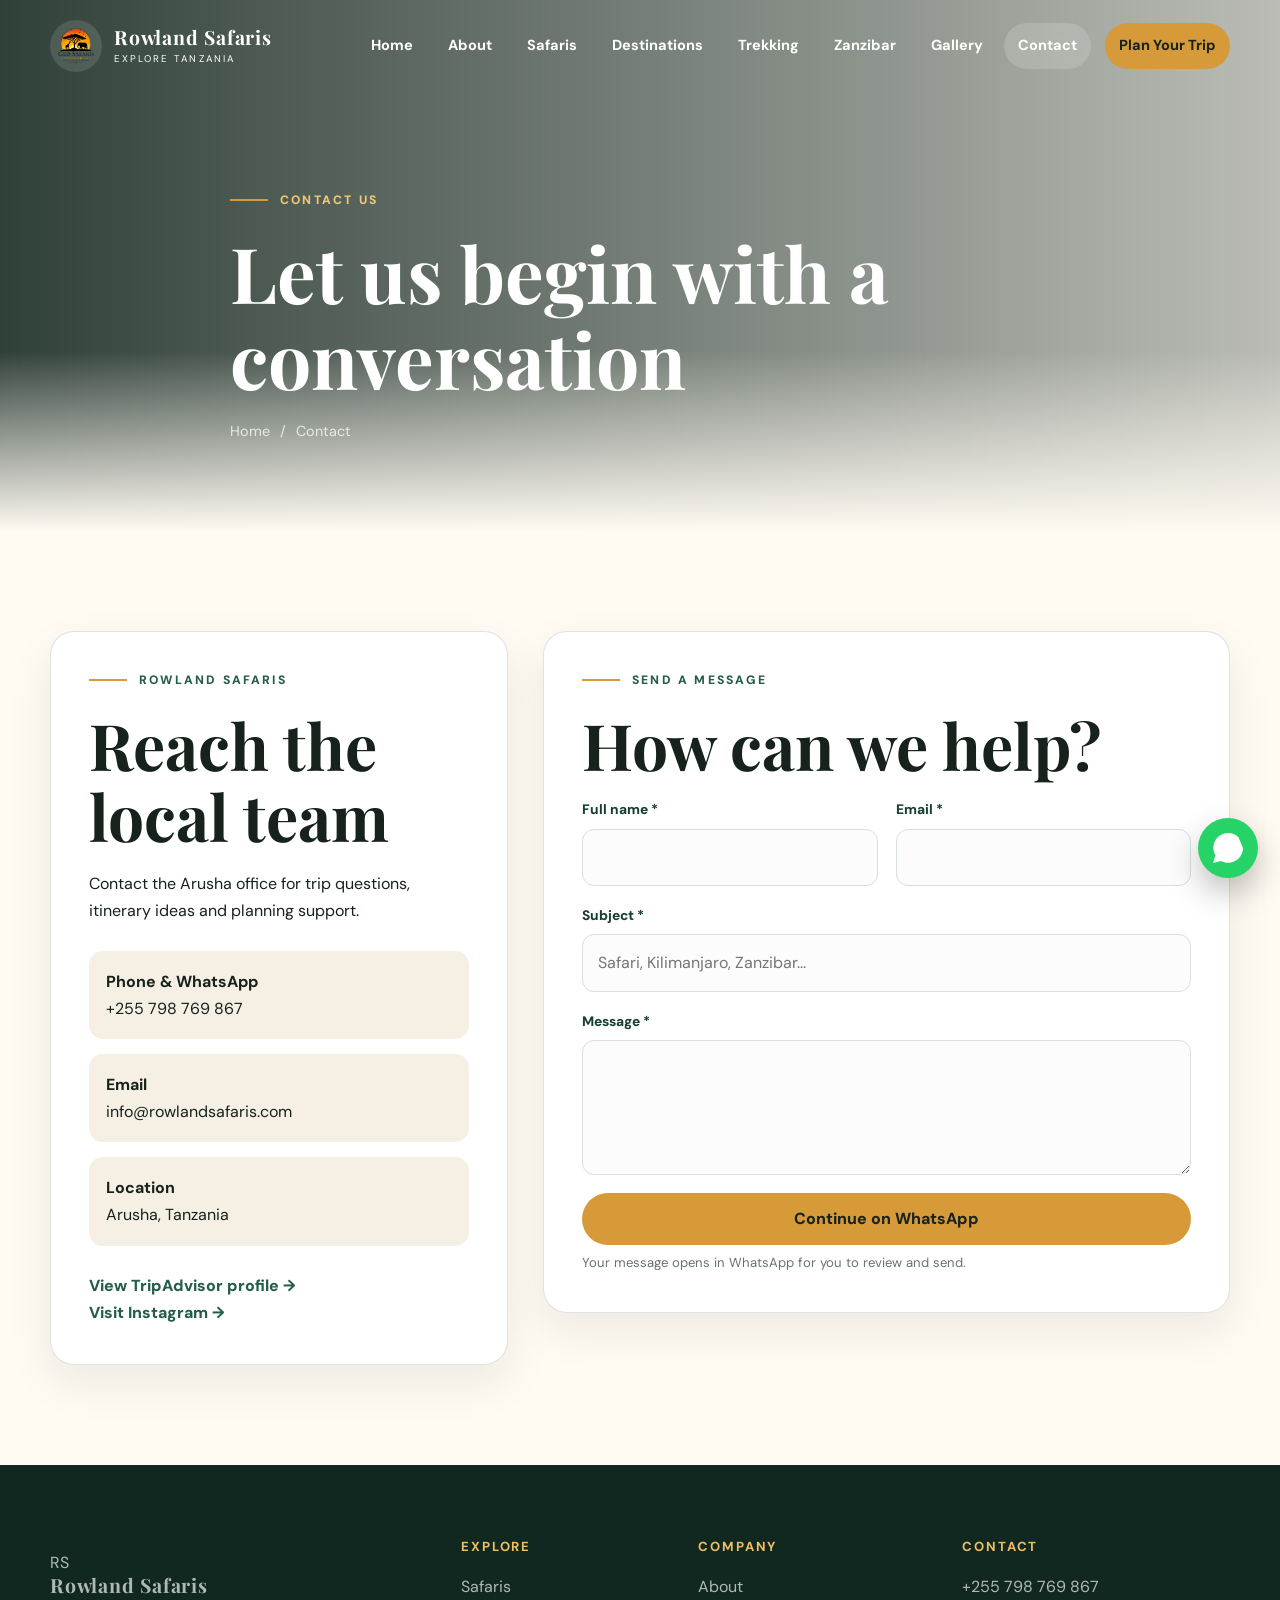
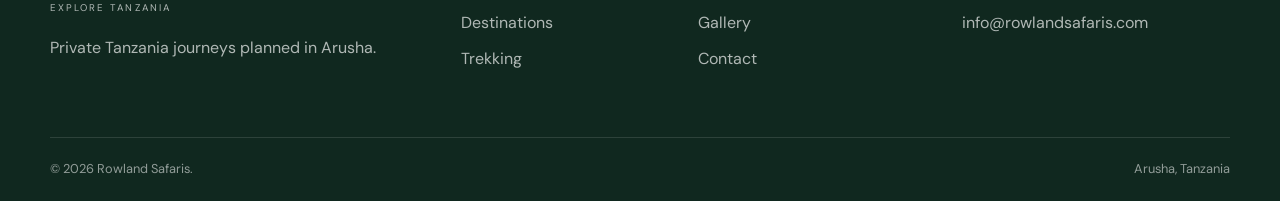
<file: contact.html>
<!doctype html><html lang="en"><head><meta charset="utf-8"><meta name="viewport" content="width=device-width,initial-scale=1"><meta name="description" content="Contact Rowland Safaris in Arusha for Tanzania safari, trekking and Zanzibar planning."><title>Contact Rowland Safaris | Arusha, Tanzania</title><link rel="preconnect" href="https://fonts.googleapis.com"><link rel="preconnect" href="https://fonts.gstatic.com" crossorigin><link href="https://fonts.googleapis.com/css2?family=DM+Sans:wght@400;500;600;700;800&family=Playfair+Display:ital,wght@0,600;0,700;1,600&display=swap" rel="stylesheet"><link rel="stylesheet" href="style/style.css"></head><body><header class="site-header"><nav class="navbar container"><a class="brand" href="index.html"><img src="assets/logo.png" alt="Rowland Safaris logo" class="brand-logo"><span class="brand-copy"><strong>Rowland Safaris</strong><small>Explore Tanzania</small></span></a><button class="menu-toggle" aria-label="Toggle navigation" aria-expanded="false"><span></span><span></span><span></span></button><ul class="nav-menu"><li><a href="index.html">Home</a></li><li><a href="about.html">About</a></li><li><a href="safaris.html">Safaris</a></li><li><a href="destinations.html">Destinations</a></li><li><a href="trekking.html">Trekking</a></li><li><a href="zanzibar.html">Zanzibar</a></li><li><a href="gallery.html">Gallery</a></li><li><a class="active" href="contact.html">Contact</a></li><li><a class="nav-cta" href="plan-trip.html">Plan Your Trip</a></li></ul></nav></header><main id="main"><section class="page-hero" style="--hero:url('https://images.unsplash.com/photo-1523805009345-7448845a9e53?auto=format&fit=crop&w=1900&q=85')"><div class="container page-hero-content"><p class="eyebrow">Contact us</p><h1>Let us begin with a conversation</h1><div class="breadcrumb"><a href="index.html">Home</a><span>/</span><span>Contact</span></div></div></section><section class="section"><div class="container form-wrap"><aside class="contact-panel"><p class="eyebrow">Rowland Safaris</p><h2>Reach the local team</h2><p>Contact the Arusha office for trip questions, itinerary ideas and planning support.</p><div class="contact-list"><a href="tel:+255798769867"><strong>Phone & WhatsApp</strong><br>+255 798 769 867</a><a href="mailto:info@rowlandsafaris.com"><strong>Email</strong><br>info@rowlandsafaris.com</a><p><strong>Location</strong><br>Arusha, Tanzania</p></div><a class="text-link" target="_blank" rel="noopener" href="https://www.tripadvisor.com/Attraction_Review-g297913-d34256288-Reviews-ROWLAND_SAFARIS-Arusha_Arusha_Region.html">View TripAdvisor profile →</a><br><a class="text-link" target="_blank" rel="noopener" href="https://www.instagram.com/rowlandsafaris?igsh=bWh1eTRzczRwZWd3">Visit Instagram →</a></aside><div class="form-panel"><p class="eyebrow">Send a message</p><h2>How can we help?</h2><form id="contact-form"><div class="form-grid"><div class="field"><label for="name">Full name *</label><input id="name" name="name" autocomplete="name" required></div><div class="field"><label for="email">Email *</label><input id="email" name="email" type="email" autocomplete="email" required></div><div class="field full"><label for="subject">Subject *</label><input id="subject" name="subject" required placeholder="Safari, Kilimanjaro, Zanzibar..."></div><div class="field full"><label for="message">Message *</label><textarea id="message" name="message" required></textarea></div><div class="field full"><button class="button button-gold" type="submit">Continue on WhatsApp</button><span class="form-note">Your message opens in WhatsApp for you to review and send.</span></div></div></form></div></div></section></main><footer class="site-footer"><div class="container footer-grid"><div class="footer-brand"><a class="brand" href="index.html"><span class="brand-mark">RS</span><span class="brand-copy"><strong>Rowland Safaris</strong><small>Explore Tanzania</small></span></a><p>Private Tanzania journeys planned in Arusha.</p></div><div><h3>Explore</h3><a href="safaris.html">Safaris</a><a href="destinations.html">Destinations</a><a href="trekking.html">Trekking</a></div><div><h3>Company</h3><a href="about.html">About</a><a href="gallery.html">Gallery</a><a href="contact.html">Contact</a></div><div><h3>Contact</h3><a href="tel:+255798769867">+255 798 769 867</a><a href="mailto:info@rowlandsafaris.com">info@rowlandsafaris.com</a></div></div><div class="container footer-bottom"><span>© <span data-year></span> Rowland Safaris.</span><span>Arusha, Tanzania</span></div></footer><a class="whatsapp" href="https://wa.me/255798769867" target="_blank" rel="noopener" aria-label="Chat on WhatsApp"><svg viewBox="0 0 24 24"><path d="M20.5 3.5A11.8 11.8 0 0 0 12.1 0C5.6 0 .3 5.3.3 11.8c0 2.1.5 4.1 1.6 5.9L0 24l6.5-1.7c1.7.9 3.6 1.4 5.6 1.4h.1c6.5 0 11.8-5.3 11.8-11.8Z"/></svg></a><script src="js/main.js"></script></body></html>
</file>
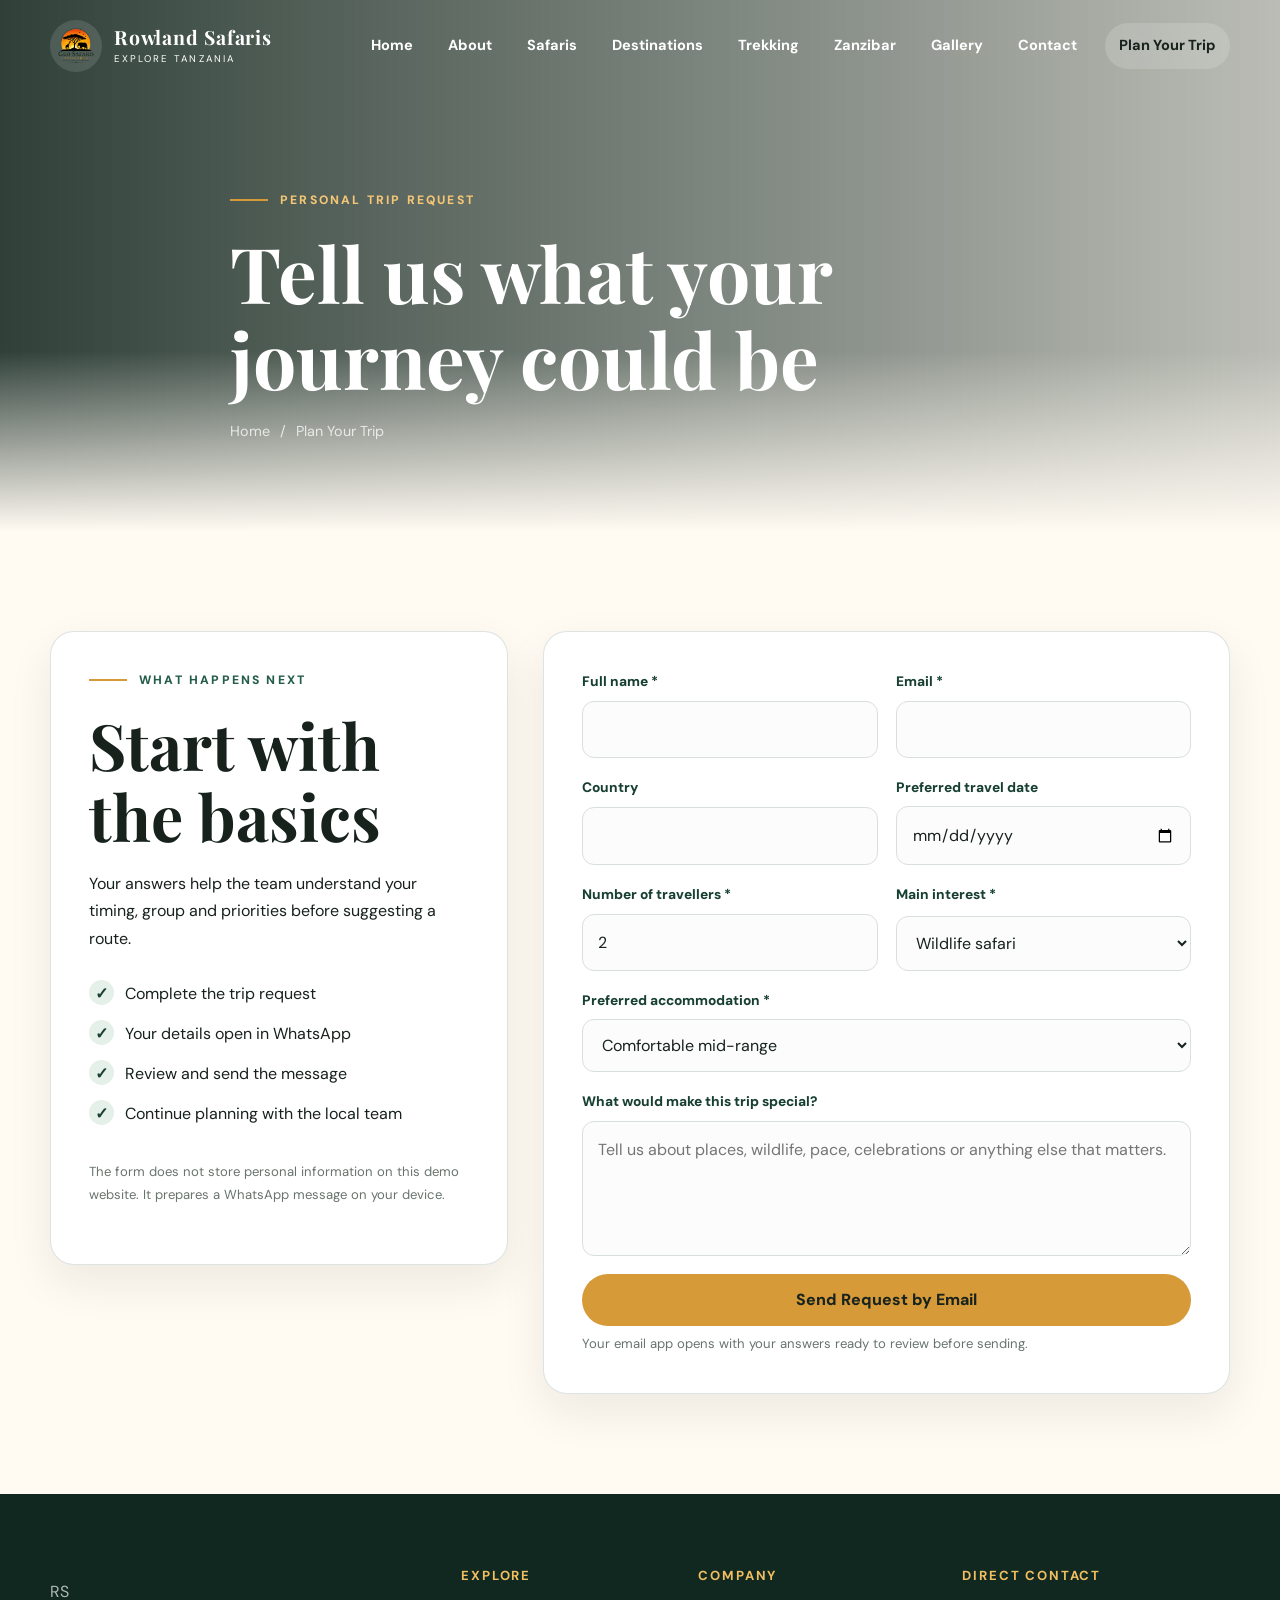
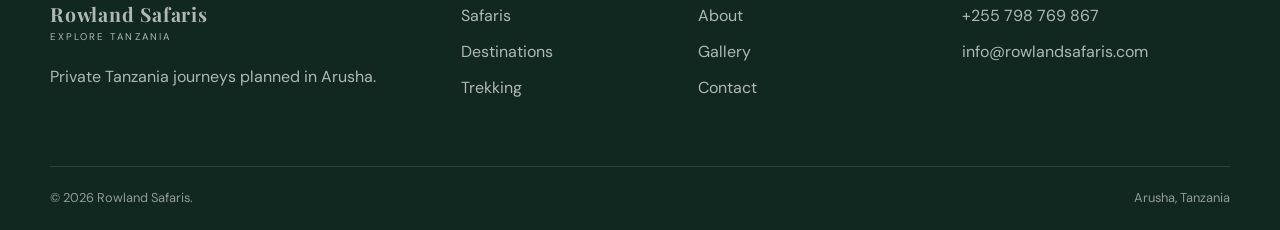
<file: plan-trip.html>
<!doctype html><html lang="en"><head><meta charset="utf-8"><meta name="viewport" content="width=device-width,initial-scale=1"><meta name="description" content="Share your dates and travel ideas with Rowland Safaris to begin a personal Tanzania itinerary."><title>Plan Your Tanzania Trip | Rowland Safaris</title><link rel="preconnect" href="https://fonts.googleapis.com"><link rel="preconnect" href="https://fonts.gstatic.com" crossorigin><link href="https://fonts.googleapis.com/css2?family=DM+Sans:wght@400;500;600;700;800&family=Playfair+Display:ital,wght@0,600;0,700;1,600&display=swap" rel="stylesheet"><link rel="stylesheet" href="style/style.css"></head><body><header class="site-header"><nav class="navbar container"><a class="brand" href="index.html"><img src="assets/logo.png" alt="Rowland Safaris logo" class="brand-logo"><span class="brand-copy"><strong>Rowland Safaris</strong><small>Explore Tanzania</small></span></a><button class="menu-toggle" aria-label="Toggle navigation" aria-expanded="false"><span></span><span></span><span></span></button><ul class="nav-menu"><li><a href="index.html">Home</a></li><li><a href="about.html">About</a></li><li><a href="safaris.html">Safaris</a></li><li><a href="destinations.html">Destinations</a></li><li><a href="trekking.html">Trekking</a></li><li><a href="zanzibar.html">Zanzibar</a></li><li><a href="gallery.html">Gallery</a></li><li><a href="contact.html">Contact</a></li><li><a class="nav-cta active" href="plan-trip.html">Plan Your Trip</a></li></ul></nav></header><main id="main"><section class="page-hero" style="--hero:url('https://images.unsplash.com/photo-1547471080-7cc2caa01a7e?auto=format&fit=crop&w=1900&q=85')"><div class="container page-hero-content"><p class="eyebrow">Personal trip request</p><h1>Tell us what your journey could be</h1><div class="breadcrumb"><a href="index.html">Home</a><span>/</span><span>Plan Your Trip</span></div></div></section><section class="section"><div class="container form-wrap"><aside class="contact-panel"><p class="eyebrow">What happens next</p><h2>Start with the basics</h2><p>Your answers help the team understand your timing, group and priorities before suggesting a route.</p><ol class="check-list"><li>Complete the trip request</li><li>Your details open in WhatsApp</li><li>Review and send the message</li><li>Continue planning with the local team</li></ol><p class="form-note">The form does not store personal information on this demo website. It prepares a WhatsApp message on your device.</p></aside><div class="form-panel"><form id="trip-form"><div class="form-grid"><div class="field"><label for="name">Full name *</label><input id="name" name="name" autocomplete="name" required></div><div class="field"><label for="email">Email *</label><input id="email" name="email" type="email" autocomplete="email" required></div><div class="field"><label for="country">Country</label><input id="country" name="country" autocomplete="country-name"></div><div class="field"><label for="date">Preferred travel date</label><input id="date" name="date" type="date"></div><div class="field"><label for="travellers">Number of travellers *</label><input id="travellers" name="travellers" type="number" min="1" value="2" required></div><div class="field"><label for="interest">Main interest *</label><select id="interest" name="interest" required><option value="Wildlife safari">Wildlife safari</option><option value="Kilimanjaro trekking">Kilimanjaro trekking</option><option value="Zanzibar island">Zanzibar island</option><option value="Safari and Zanzibar">Safari and Zanzibar</option><option value="Trek and safari">Trek and safari</option></select></div><div class="field full"><label for="style">Preferred accommodation *</label><select id="style" name="style" required><option value="Comfortable mid-range">Comfortable mid-range</option><option value="Luxury">Luxury</option><option value="Simple and practical">Simple and practical</option><option value="Not sure yet">Not sure yet</option></select></div><div class="field full"><label for="message">What would make this trip special?</label><textarea id="message" name="message" placeholder="Tell us about places, wildlife, pace, celebrations or anything else that matters."></textarea></div><div class="field full"><button class="button button-gold" type="submit">Send Request by Email</button><span class="form-note">Your email app opens with your answers ready to review before sending.</span></div></div></form></div></div></section></main><footer class="site-footer"><div class="container footer-grid"><div class="footer-brand"><a class="brand" href="index.html"><span class="brand-mark">RS</span><span class="brand-copy"><strong>Rowland Safaris</strong><small>Explore Tanzania</small></span></a><p>Private Tanzania journeys planned in Arusha.</p></div><div><h3>Explore</h3><a href="safaris.html">Safaris</a><a href="destinations.html">Destinations</a><a href="trekking.html">Trekking</a></div><div><h3>Company</h3><a href="about.html">About</a><a href="gallery.html">Gallery</a><a href="contact.html">Contact</a></div><div><h3>Direct contact</h3><a href="tel:+255798769867">+255 798 769 867</a><a href="mailto:info@rowlandsafaris.com">info@rowlandsafaris.com</a></div></div><div class="container footer-bottom"><span>© <span data-year></span> Rowland Safaris.</span><span>Arusha, Tanzania</span></div></footer><script src="js/main.js"></script></body></html>
</file>
<file: style/style.css>
:root{--ink:#17221d;--forest:#173f32;--forest-2:#245d49;--gold:#d69a38;--sand:#f5efe4;--cream:#fffaf2;--white:#fff;--muted:#68746d;--line:rgba(23,63,50,.14);--shadow:0 24px 60px rgba(17,39,30,.15);--radius:28px;--container:min(1180px,calc(100% - 40px))}
*{box-sizing:border-box}html{scroll-behavior:smooth}body{margin:0;font-family:"DM Sans",sans-serif;color:var(--ink);background:var(--cream);line-height:1.7}body.menu-open{overflow:hidden}img{display:block;max-width:100%}a{color:inherit;text-decoration:none}button,input,select,textarea{font:inherit}h1,h2,h3,h4{font-family:"Playfair Display",serif;line-height:1.12;margin:0 0 18px}h1{font-size:clamp(3rem,7vw,6.5rem)}h2{font-size:clamp(2.25rem,5vw,4rem)}h3{font-size:1.55rem}p{margin:0 0 20px}.container{width:var(--container);margin-inline:auto}.section{padding:100px 0}.section-sm{padding:62px 0}.eyebrow{display:flex;align-items:center;gap:12px;color:var(--forest-2);font-size:.76rem;font-weight:800;letter-spacing:.18em;text-transform:uppercase;margin-bottom:18px}.eyebrow:before{content:"";width:38px;height:2px;background:var(--gold)}.section-heading{max-width:760px;margin-bottom:44px}.section-heading p{color:var(--muted);font-size:1.08rem}.button{display:inline-flex;align-items:center;justify-content:center;gap:10px;min-height:52px;padding:0 24px;border-radius:999px;border:1px solid transparent;background:var(--forest);color:#fff;font-weight:800;cursor:pointer;transition:.25s}.button:hover{transform:translateY(-2px);background:var(--forest-2);box-shadow:0 12px 24px rgba(23,63,50,.18)}.button-gold{background:var(--gold);color:#18231e}.button-gold:hover{background:#e6aa48}.button-outline{background:transparent;border-color:rgba(255,255,255,.5)}.button-outline:hover{background:#fff;color:var(--forest)}.text-link{font-weight:800;color:var(--forest-2)}.text-link:hover{color:var(--gold)}.skip-link{position:fixed;left:20px;top:-80px;z-index:999;background:#fff;padding:12px 18px;border-radius:8px}.skip-link:focus{top:20px}
.site-header{position:absolute;inset:0 0 auto;z-index:20;color:#fff}.topbar{border-bottom:1px solid rgba(255,255,255,.17);font-size:.82rem}.topbar-inner{height:40px;display:flex;justify-content:space-between;align-items:center}.topbar-links{display:flex;gap:20px}.navbar{height:92px;display:flex;align-items:center;justify-content:space-between}.brand{display:flex;align-items:center;gap:12px;color:#fff}.brand-logo{width:52px;height:52px;object-fit:contain;display:block;border-radius:50%;background:rgba(255,255,255,.12);padding:6px}.brand-copy{line-height:1}.brand-copy strong{display:block;font-family:"Playfair Display",serif;font-size:1.22rem;letter-spacing:.04em}.brand-copy small{display:block;margin-top:7px;font-size:.61rem;letter-spacing:.21em;text-transform:uppercase}.nav-menu{display:flex;align-items:center;gap:7px;list-style:none;margin:0;padding:0}.nav-menu a{display:block;padding:11px 14px;border-radius:999px;font-size:.91rem;font-weight:700}.nav-menu a:hover,.nav-menu a.active{background:rgba(255,255,255,.16);backdrop-filter:blur(12px)}.nav-menu .nav-cta{background:var(--gold);color:var(--ink);margin-left:7px}.menu-toggle{display:none;width:46px;height:46px;border:1px solid rgba(255,255,255,.35);border-radius:50%;background:rgba(255,255,255,.1);color:#fff}.menu-toggle span{display:block;width:20px;height:2px;background:currentColor;margin:4px auto}
.hero{position:relative;min-height:760px;display:flex;align-items:flex-end;color:#fff;background:linear-gradient(90deg,rgba(8,29,22,.82),rgba(8,29,22,.32)),var(--hero) center/cover no-repeat;padding:200px 0 92px}.hero:after,.page-hero:after{content:"";position:absolute;inset:auto 0 0;height:180px;background:linear-gradient(transparent,var(--cream));pointer-events:none}.hero-content{position:relative;z-index:2;max-width:840px}.hero .eyebrow,.page-hero .eyebrow{color:#f4c675}.hero h1 span{color:#f3be62;font-style:italic}.hero-lead{font-size:clamp(1.05rem,2vw,1.35rem);max-width:700px;color:rgba(255,255,255,.88)}.hero-actions{display:flex;gap:12px;flex-wrap:wrap;margin-top:32px}.hero-badges{display:flex;gap:12px;flex-wrap:wrap;margin-top:42px}.hero-badges span{padding:9px 14px;border:1px solid rgba(255,255,255,.28);border-radius:999px;background:rgba(255,255,255,.1);backdrop-filter:blur(10px);font-size:.82rem}.page-hero{position:relative;min-height:520px;display:flex;align-items:flex-end;color:#fff;background:linear-gradient(90deg,rgba(8,29,22,.84),rgba(8,29,22,.28)),var(--hero) center/cover no-repeat;padding:190px 0 88px}.page-hero-content{position:relative;z-index:2;max-width:820px}.page-hero h1{font-size:clamp(3rem,6vw,5.5rem)}.breadcrumb{display:flex;gap:10px;align-items:center;font-size:.9rem;color:rgba(255,255,255,.76)}
.trust-strip{position:relative;z-index:3;margin-top:-30px}.trust-grid{display:grid;grid-template-columns:repeat(4,1fr);background:rgba(255,255,255,.82);border:1px solid rgba(255,255,255,.8);border-radius:20px;box-shadow:var(--shadow);backdrop-filter:blur(18px);overflow:hidden}.trust-item{padding:24px;border-right:1px solid var(--line)}.trust-item:last-child{border:0}.trust-item strong{display:block;color:var(--forest);font-size:1rem}.trust-item span{font-size:.82rem;color:var(--muted)}
.split{display:grid;grid-template-columns:1fr;gap:36px;align-items:center}.image-stack{position:relative;min-height:570px}.image-stack .main-image{width:86%;height:520px;object-fit:cover;border-radius:var(--radius);box-shadow:var(--shadow)}.image-stack .small-image{position:absolute;right:0;bottom:0;width:48%;height:250px;object-fit:cover;border:8px solid var(--cream);border-radius:24px}.image-note{position:absolute;right:2%;top:8%;padding:20px 22px;border-radius:18px;background:rgba(255,255,255,.84);backdrop-filter:blur(16px);box-shadow:var(--shadow)}.image-note strong{display:block;font-family:"Playfair Display",serif;font-size:1.5rem;color:var(--forest)}.check-list{display:grid;gap:13px;margin:28px 0 34px;padding:0;list-style:none}.check-list li{display:flex;gap:11px}.check-list li:before{content:"✓";display:grid;place-items:center;flex:0 0 25px;height:25px;border-radius:50%;background:#e4f0e9;color:var(--forest);font-weight:900}
.cards{display:grid;grid-template-columns:1fr;gap:22px}.experience-card{position:relative;min-height:440px;border-radius:24px;overflow:hidden;color:#fff;box-shadow:var(--shadow)}.experience-card img{position:absolute;width:100%;height:100%;object-fit:cover;transition:.6s}.experience-card:after{content:"";position:absolute;inset:0;background:linear-gradient(transparent 30%,rgba(8,27,20,.92))}.experience-card:hover img{transform:scale(1.06)}.experience-card-content{position:absolute;z-index:2;inset:auto 26px 26px}.experience-card-content p{color:rgba(255,255,255,.8);font-size:.93rem}.experience-card-content a{font-weight:800;color:#f5c66f}.journey-grid{display:grid;grid-template-columns:1fr;gap:24px}.journey-card{background:#fff;border:1px solid var(--line);border-radius:22px;overflow:hidden;transition:.25s}.journey-card:hover{transform:translateY(-6px);box-shadow:var(--shadow)}.journey-card img{width:100%;height:245px;object-fit:cover}.journey-body{padding:26px}.journey-meta{display:flex;justify-content:space-between;gap:10px;margin-bottom:13px;color:var(--forest-2);font-size:.79rem;font-weight:800;text-transform:uppercase;letter-spacing:.08em}.journey-body p{color:var(--muted)}.tag{display:inline-flex;padding:6px 10px;border-radius:999px;background:var(--sand)}
.dark-section{position:relative;background:var(--forest);color:#fff;overflow:hidden}.dark-section:before{content:"";position:absolute;width:520px;height:520px;border-radius:50%;border:100px solid rgba(255,255,255,.035);right:-130px;top:-180px}.dark-section .eyebrow{color:#efbd66}.dark-section p{color:rgba(255,255,255,.72)}.feature-grid{position:relative;display:grid;grid-template-columns:1fr;gap:18px}.feature{padding:30px 24px;border:1px solid rgba(255,255,255,.13);border-radius:20px;background:rgba(255,255,255,.055)}.feature-number{font-family:"Playfair Display",serif;color:#efbd66;font-size:2.2rem}.feature h3{font-size:1.25rem}
.quote-banner{background:linear-gradient(90deg,rgba(10,41,31,.92),rgba(10,41,31,.66)),url('https://images.unsplash.com/photo-1516426122078-c23e76319801?auto=format&fit=crop&w=1900&q=85') center/cover;color:#fff;border-radius:30px;padding:70px;display:block;align-items:center;justify-content:space-between;gap:40px}.quote-banner p{color:rgba(255,255,255,.78);max-width:620px}.quote-banner h2{max-width:700px}
.page-intro{max-width:830px}.content-grid{display:grid;grid-template-columns:1fr;gap:24px}.content-card{padding:34px;border-radius:22px;background:#fff;border:1px solid var(--line)}.content-card p{color:var(--muted)}.icon-badge{display:grid;place-items:center;width:50px;height:50px;margin-bottom:22px;border-radius:14px;background:#edf3ef;color:var(--forest);font-size:1.4rem}.destination-grid{display:grid;grid-template-columns:1fr;gap:24px}.destination-card{display:grid;grid-template-columns:1fr;min-height:330px;background:#fff;border-radius:24px;overflow:hidden;border:1px solid var(--line)}.destination-card img{width:100%;height:100%;object-fit:cover}.destination-copy{padding:34px}.destination-copy p{color:var(--muted)}
.process{display:grid;grid-template-columns:1fr;gap:18px}.process article{padding:28px;border-radius:20px;background:#fff;border:1px solid var(--line)}.process span{font-family:"Playfair Display",serif;font-size:2rem;color:var(--gold)}.process p{color:var(--muted)}
.gallery-grid{display:grid;grid-template-columns:repeat(12,1fr);grid-auto-rows:220px;gap:15px}.gallery-item{position:relative;grid-column:span 4;border:0;padding:0;border-radius:18px;overflow:hidden;cursor:zoom-in;background:#ddd}.gallery-item.wide{grid-column:span 8}.gallery-item.tall{grid-row:span 2}.gallery-item img{width:100%;height:100%;object-fit:cover;transition:.4s}.gallery-item:hover img{transform:scale(1.04)}.gallery-item:after{content:"View";position:absolute;right:15px;bottom:15px;padding:7px 12px;border-radius:999px;background:rgba(255,255,255,.82);color:var(--forest);font-weight:800;opacity:0;transition:.25s}.gallery-item:hover:after{opacity:1}.lightbox{position:fixed;inset:0;z-index:200;display:none;place-items:center;background:rgba(6,18,14,.94);padding:30px}.lightbox.open{display:grid}.lightbox img{max-width:min(1100px,94vw);max-height:84vh;border-radius:18px}.lightbox-close{position:absolute;right:25px;top:20px;width:48px;height:48px;border:1px solid rgba(255,255,255,.3);border-radius:50%;background:rgba(255,255,255,.12);color:#fff;font-size:1.6rem;cursor:pointer}
.form-wrap{display:grid;grid-template-columns:.8fr 1.2fr;gap:35px;align-items:start}.form-panel,.contact-panel{padding:38px;border-radius:24px;background:#fff;border:1px solid var(--line);box-shadow:0 18px 45px rgba(29,54,44,.08)}.form-grid{display:grid;grid-template-columns:1fr 1fr;gap:18px}.field{display:grid;gap:7px}.field.full{grid-column:1/-1}.field label{font-size:.86rem;font-weight:800;color:var(--forest)}.field input,.field select,.field textarea{width:100%;border:1px solid #d9e0db;background:#fbfcfb;border-radius:12px;padding:14px 15px;color:var(--ink);outline:none}.field input:focus,.field select:focus,.field textarea:focus{border-color:var(--gold);box-shadow:0 0 0 4px rgba(214,154,56,.12)}.field textarea{min-height:135px;resize:vertical}.form-note{color:var(--muted);font-size:.82rem}.contact-list{display:grid;gap:15px;margin:26px 0}.contact-list a,.contact-list p{display:block;margin:0;padding:17px;border-radius:14px;background:var(--sand)}
.site-footer{background:#10281f;color:#fff;padding:75px 0 22px}.footer-grid{display:grid;grid-template-columns:1.35fr .7fr .8fr 1fr;gap:50px}.footer-grid p,.footer-grid a{color:rgba(255,255,255,.67)}.footer-grid a{display:block;margin:9px 0}.footer-grid a:hover{color:#f1be62}.footer-grid h3{font-family:"DM Sans",sans-serif;font-size:.82rem;text-transform:uppercase;letter-spacing:.14em;color:#f1be62}.footer-brand .brand{margin-bottom:22px}.footer-bottom{display:flex;align-items:center;justify-content:space-between;margin-top:55px;padding-top:20px;border-top:1px solid rgba(255,255,255,.12);color:rgba(255,255,255,.54);font-size:.8rem}.whatsapp{position:fixed;z-index:80;right:22px;bottom:22px;width:60px;height:60px;display:grid;place-items:center;border-radius:50%;background:#25d366;color:#fff;box-shadow:0 14px 32px rgba(0,0,0,.25);animation:float 3s ease-in-out infinite}.whatsapp:hover{transform:translateY(-2px)}.whatsapp svg{width:30px;height:30px;fill:currentColor;display:block}@keyframes float{50%{transform:translateY(-8px)}}
@media(max-width:980px){.topbar{display:none}.site-header{position:absolute}.navbar{height:82px}.menu-toggle{display:block}.nav-menu{position:fixed;inset:0 0 0 23%;display:flex;flex-direction:column;align-items:stretch;justify-content:center;gap:5px;padding:90px 32px;background:rgba(13,47,36,.97);backdrop-filter:blur(20px);transform:translateX(110%);transition:.3s}.nav-menu.open{transform:none}.nav-menu a{font-size:1.08rem;padding:12px 18px}.nav-menu .nav-cta{margin:10px 0 0;text-align:center}.split,.form-wrap{grid-template-columns:1fr}.cards,.journey-grid{grid-template-columns:repeat(2,1fr)}.feature-grid,.process{grid-template-columns:repeat(2,1fr)}.destination-grid{grid-template-columns:1fr}.footer-grid{grid-template-columns:1.2fr 1fr 1fr}.footer-grid>div:last-child{grid-column:1/-1}.trust-grid{grid-template-columns:repeat(2,1fr)}.trust-item:nth-child(2){border-right:0}.trust-item:nth-child(-n+2){border-bottom:1px solid var(--line)}}
@media(max-width:680px){:root{--container:min(100% - 28px,1180px)}.section{padding:76px 0}.hero{min-height:720px;padding:150px 0 80px}.page-hero{min-height:470px;padding:150px 0 72px}.brand-copy strong{font-size:1rem}.brand-copy small{font-size:.53rem}.nav-menu{left:10%}.trust-grid{grid-template-columns:1fr}.trust-item{border-right:0;border-bottom:1px solid var(--line)!important}.trust-item:last-child{border-bottom:0!important}.cards,.journey-grid,.feature-grid,.process,.content-grid{grid-template-columns:1fr}.experience-card{min-height:400px}.image-stack{min-height:430px}.image-stack .main-image{height:390px}.image-stack .small-image{height:180px}.destination-card{grid-template-columns:1fr}.destination-card img{height:230px}.quote-banner{padding:42px 28px;display:block}.quote-banner .button{margin-top:15px}.gallery-grid{grid-template-columns:1fr;grid-auto-rows:270px}.gallery-item,.gallery-item.wide{grid-column:auto}.gallery-item.tall{grid-row:auto}.form-grid{grid-template-columns:1fr}.field.full{grid-column:auto}.form-panel,.contact-panel{padding:26px}.footer-grid{grid-template-columns:1fr 1fr;gap:34px}.footer-grid>div:first-child,.footer-grid>div:last-child{grid-column:1/-1}.footer-bottom{display:block;text-align:center}.footer-bottom span{display:block;margin:7px}.hero-actions .button{width:100%}}
</file>
